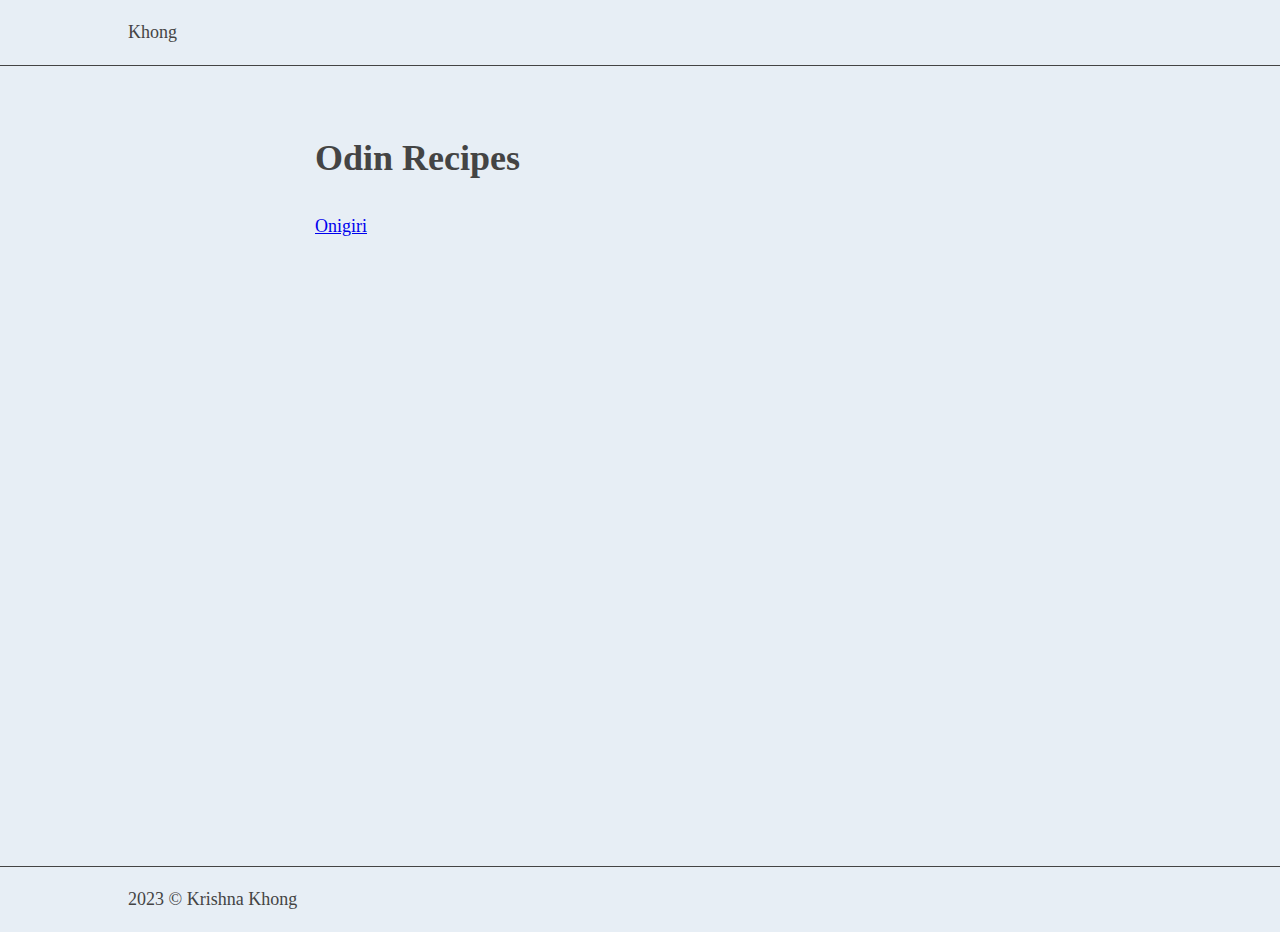
<file: index.html>
<!DOCTYPE html>
<html lang="en">
    <head>
        <title>Recipes</title>
        <meta charset="UTF-8">
        <meta name="viewport" content="width=device-width, initial-scale=1">
        <link href="styles.css" rel="stylesheet">
    </head>
    <body>
        <header>
            <span class="brand">Khong</span>
        </header>
        <section>
            <h1>Odin Recipes</h1>
            <a href="./recipes/onigiri.html">Onigiri</a>
        </section>
    </body>
    <footer>
        <span>2023 &copy Krishna Khong</span>
    </footer>
</html>
</file>
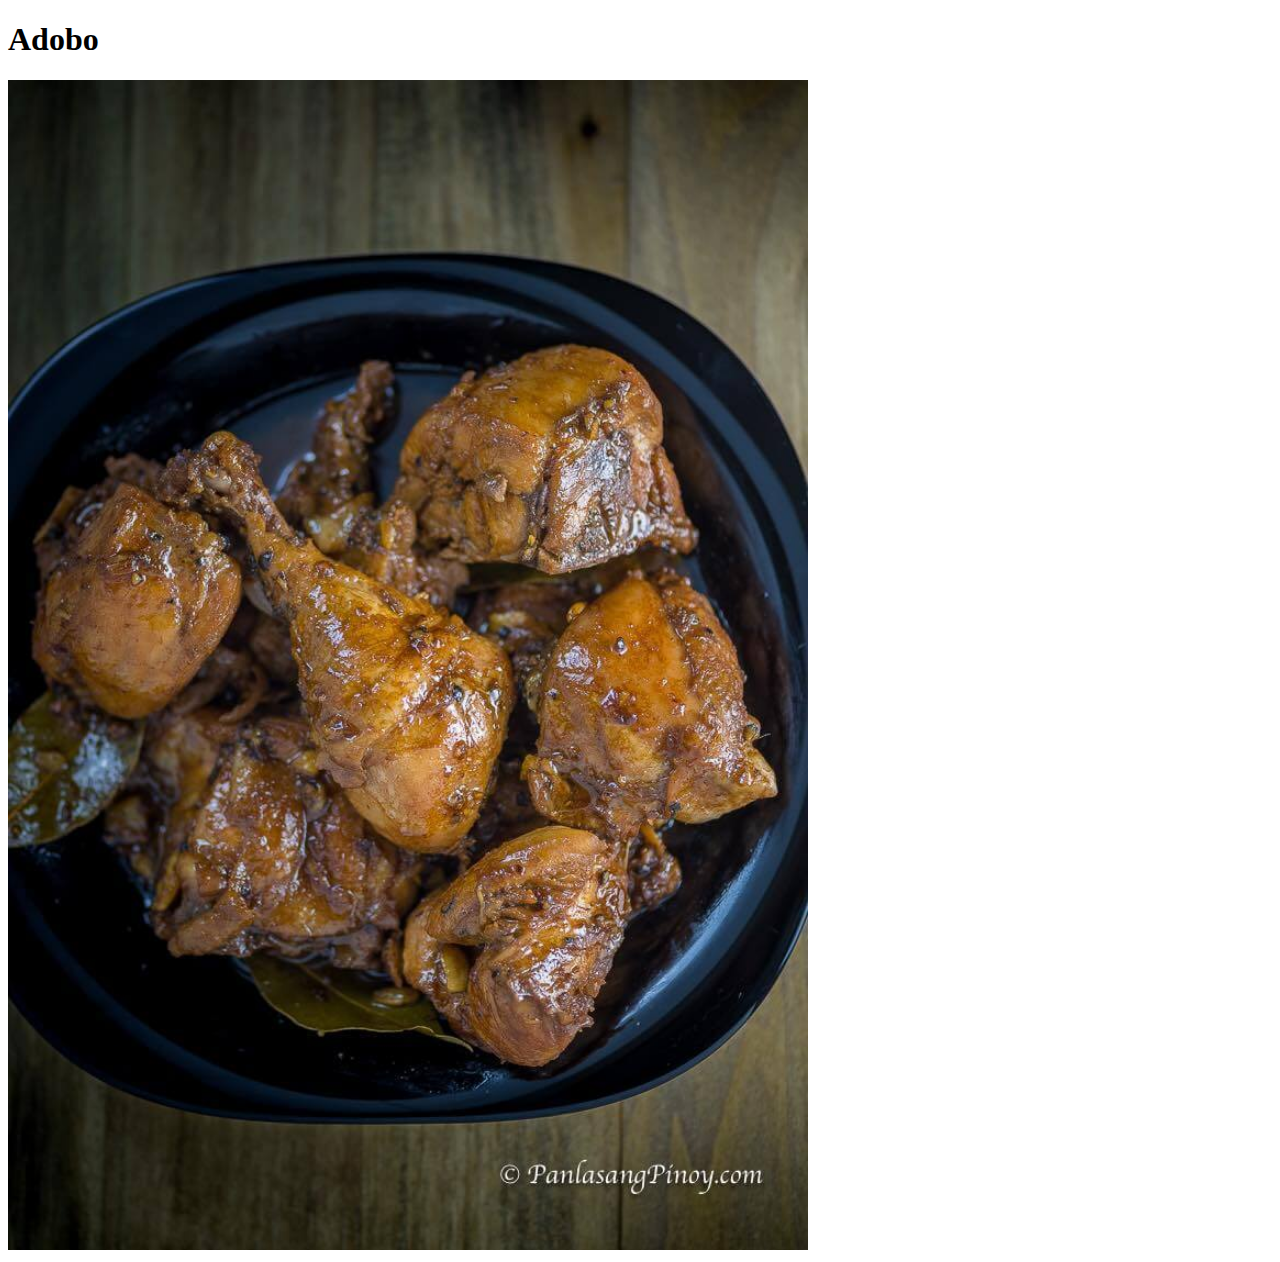
<file: recipes/adobo.html>
<!DOCTYPE html>
<html lang="en">

<head>
  <meta charset="utf-8">
  <title>Adobo</title>
</head>

<body>
  <h1>Adobo</h1>
  <img src="./../images/Adobo.jpeg" width="800" alt="Adobo Chicken">

</body>

</html>
</file>
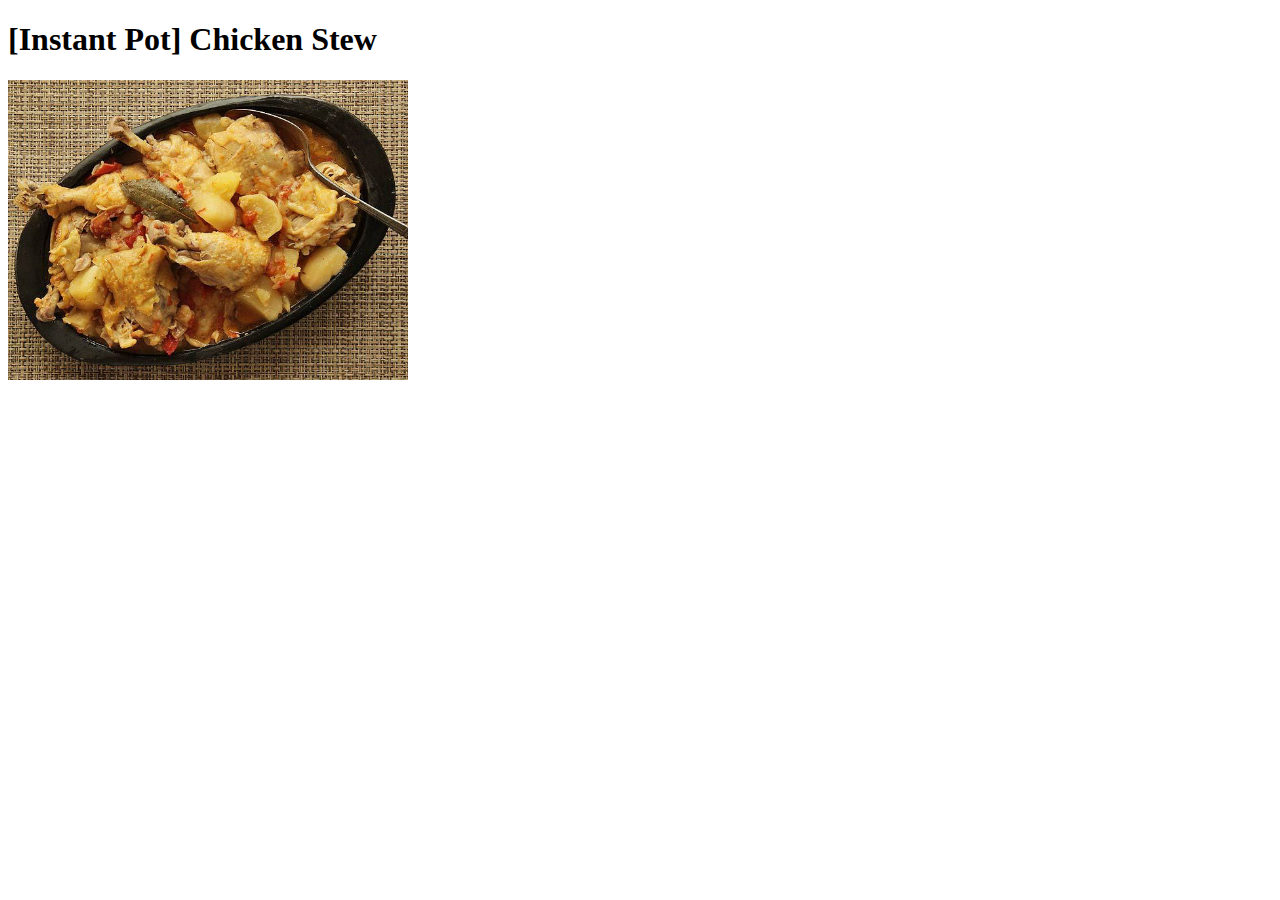
<file: recipes/chicken-stew.html>
<!DOCTYPE html>
<html lang="en">
  <head>
    <meta charset="utf-8">
    <title>Chicken Stew</title>
  </head>
  <body>
    <h1>[Instant Pot] Chicken Stew</h1>
    <img src="./../images/chicken-stew.jpeg" width="400" alt="Chicken Stew">
  </body>
</html>
</file>
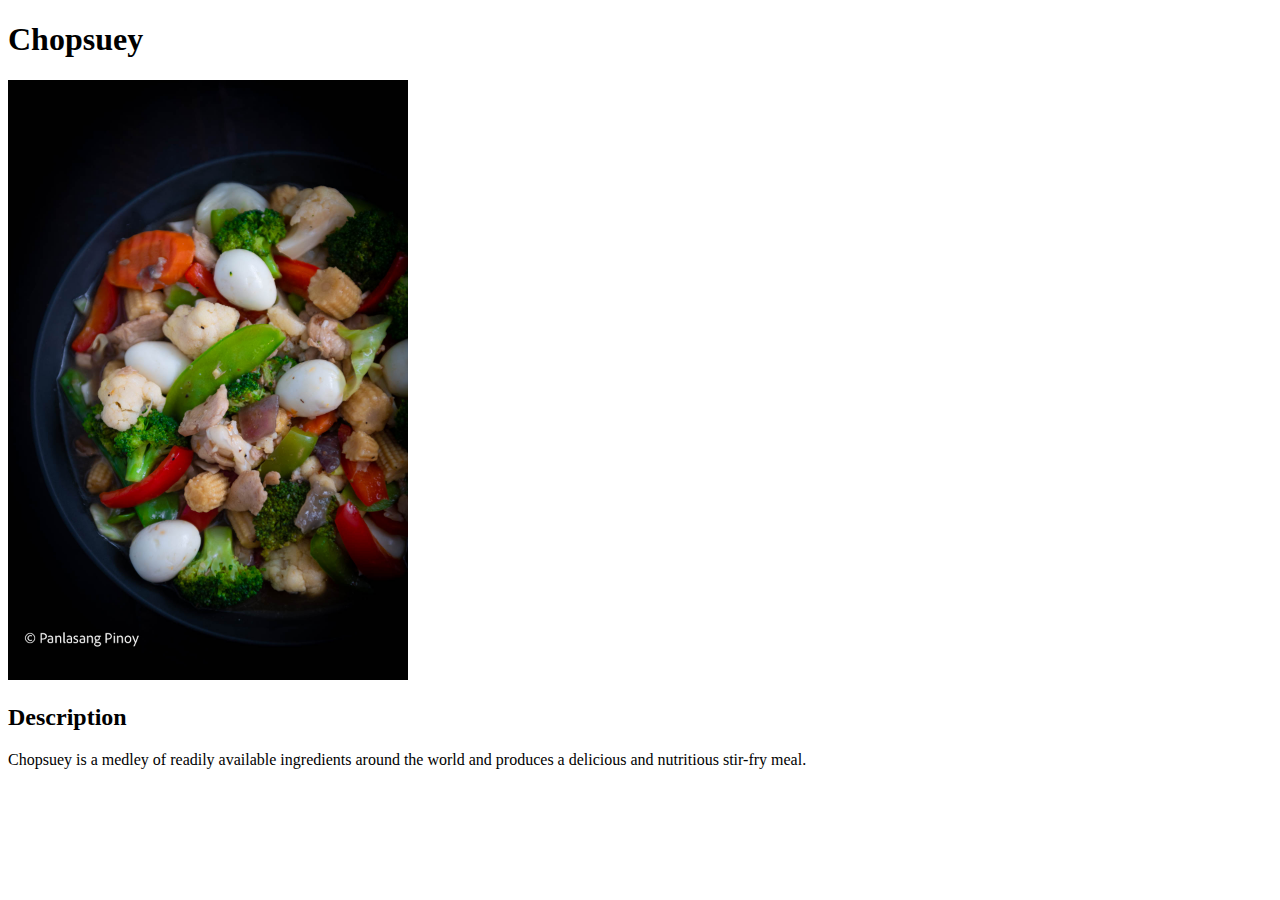
<file: recipes/chopsuey.html>
<!DOCTYPE html>
<html>
  <head>
    <meta charset="utf-8">
    <title>Chopsuey</title>
  </head>
  <body>
    <h1>Chopsuey</h1>
    <img src="./../images/chopsuey.jpeg" width="400" alt="Chopsuey with Chicken and Broccoli">
    <h2>Description</h2>
    <p>Chopsuey is a medley of readily available ingredients around the world
      and produces a delicious and nutritious stir-fry meal. 
    </p>
  </body>
</html>
</file>
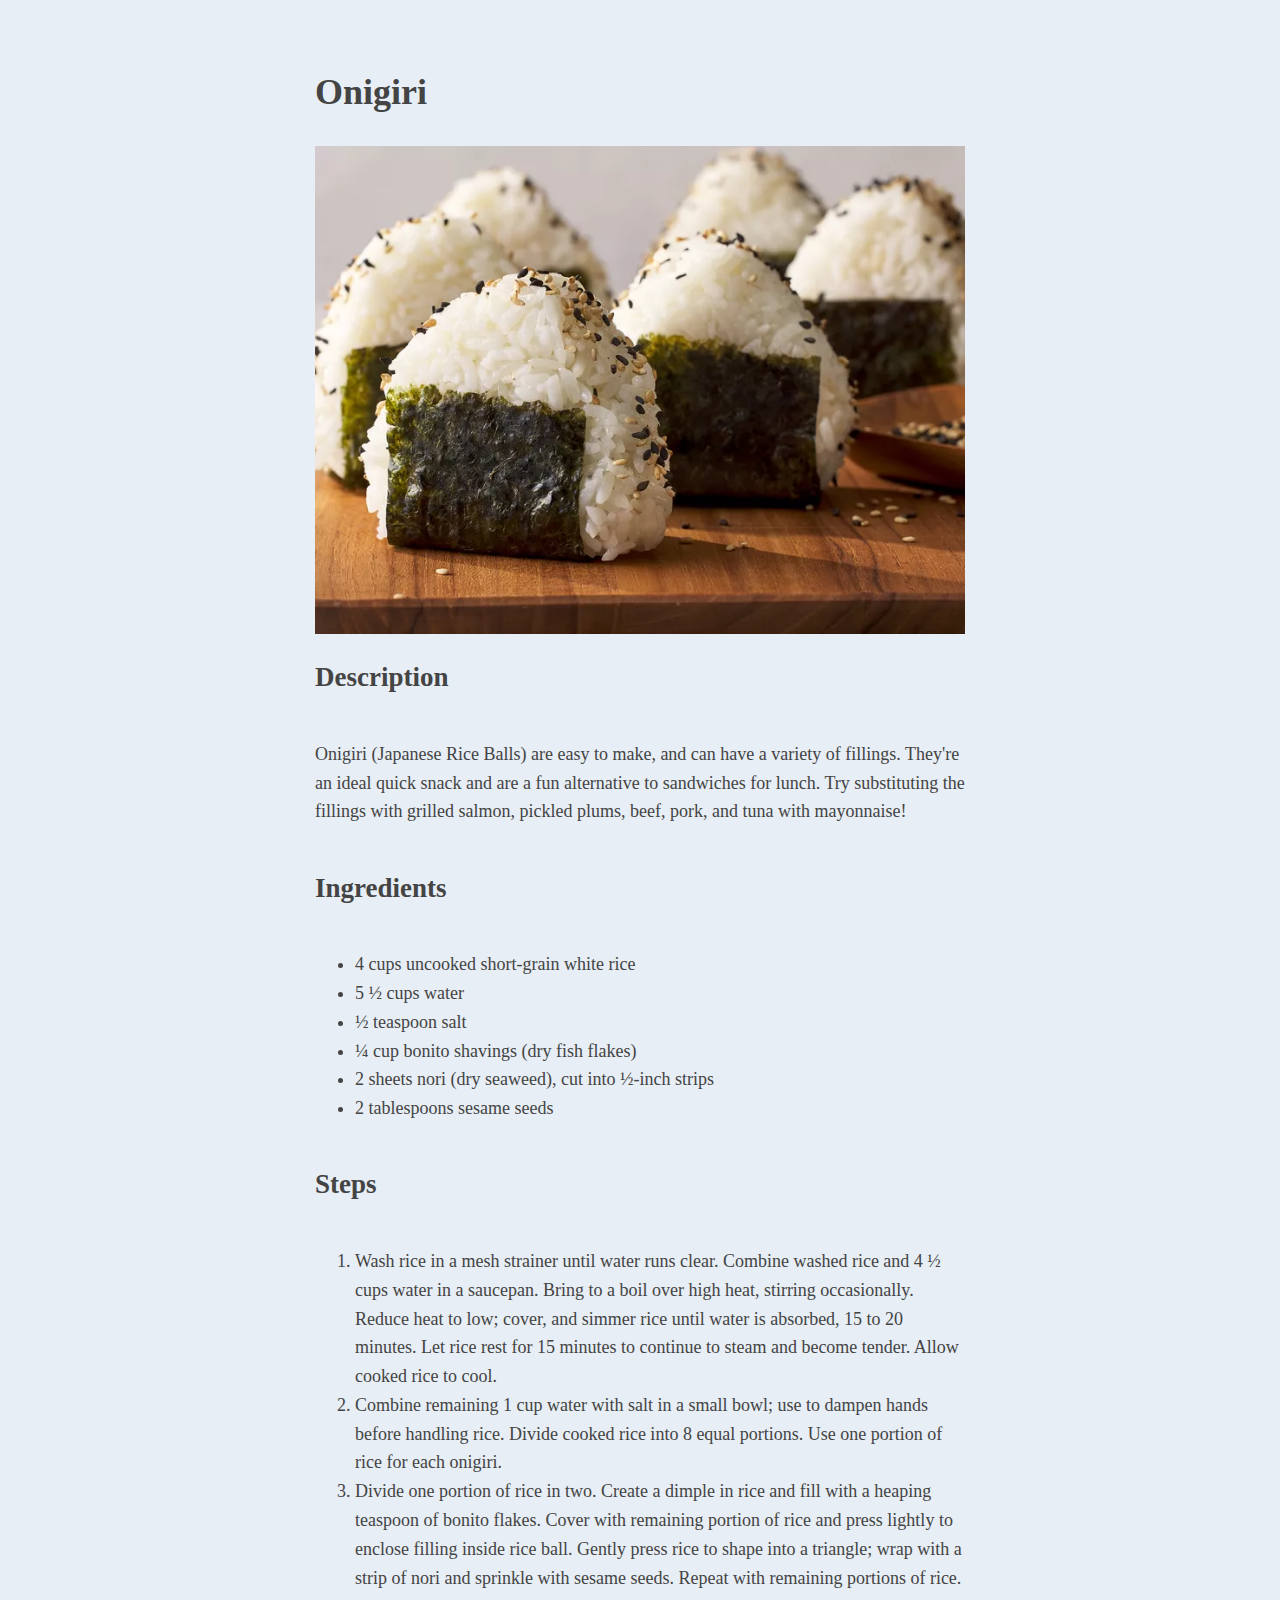
<file: recipes/onigiri.html>
<!DOCTYPE html>
<html lang="en">
    <head>
        <title>Onigiri</title>
        <meta charset="UTF-8">
        <meta name="viewport" content="width=device-width, initial-scale=1">
        <link rel="stylesheet" href="../styles.css">
    </head>
    <body>
        <section>
            <h1>Onigiri</h1>
            <img src="../images/onigiri.webp" alt="Onigiri" width="750" height="563">

            <h2>Description</h2>
            <p>Onigiri (Japanese Rice Balls) are easy to make, and can have a
            variety of fillings. They're an ideal quick snack and are a fun
            alternative to sandwiches for lunch. Try substituting the fillings
            with grilled salmon, pickled plums, beef, pork, and
            tuna with mayonnaise!</p>

            <h2>Ingredients</h2>
            <ul>
                <li>4 cups uncooked short-grain white rice</li>
                <li>5 &frac12 cups water</li>
                <li>&frac12 teaspoon salt</li>
                <li>&frac14 cup bonito shavings (dry fish flakes)</li>
                <li>2 sheets nori (dry seaweed), cut into &frac12-inch strips</li>
                <li>2 tablespoons sesame seeds</li>
            </ul>

            <h2>Steps</h2>
            <ol>
                <li>Wash rice in a mesh strainer until water runs clear. Combine
                    washed rice and 4 &frac12 cups water in a saucepan. Bring to a boil 
                    over high heat, stirring occasionally. Reduce heat to low; 
                    cover, and simmer rice until water is absorbed, 15 to 20 
                    minutes. Let rice rest for 15 minutes to continue to steam and 
                    become tender. Allow cooked rice to cool.</li>
                <li>Combine remaining 1 cup water with salt in a small bowl; use to 
                    dampen hands before handling rice. Divide cooked rice into 8 
                    equal portions. Use one portion of rice for each onigiri.</li>
                <li>Divide one portion of rice in two. Create a dimple in rice and 
                    fill with a heaping teaspoon of bonito flakes. Cover with 
                    remaining portion of rice and press lightly to enclose filling 
                    inside rice ball. Gently press rice to shape into a triangle; 
                    wrap with a strip of nori and sprinkle with sesame seeds. 
                    Repeat with remaining portions of rice.</li>
            </ol>
        </section>
    </body>
</html>
</file>
<file: styles.css>
:root {
    background-color: #E7EEF5FF;
    --off-black: #444;
}

body {
    line-height: 1.6;
    font-size: 18px;
    color: var(--off-black);
    margin: 0;
}

header {
    margin-bottom: 2em;
    padding: 1em 8rem;
    border-bottom: 1px solid var(--off-black);
}

section {
    max-width: 650px;
    margin: 40px auto;
    padding: 0 10px;
    min-height: 80vh;
    display: flex;
    flex-direction: column;
}

img {
    max-width: 100%;
    height: auto;
}

footer {
    margin-top: auto;
    padding: 1em 8rem;
    border-top: 1px solid var(--off-black);
}
</file>
